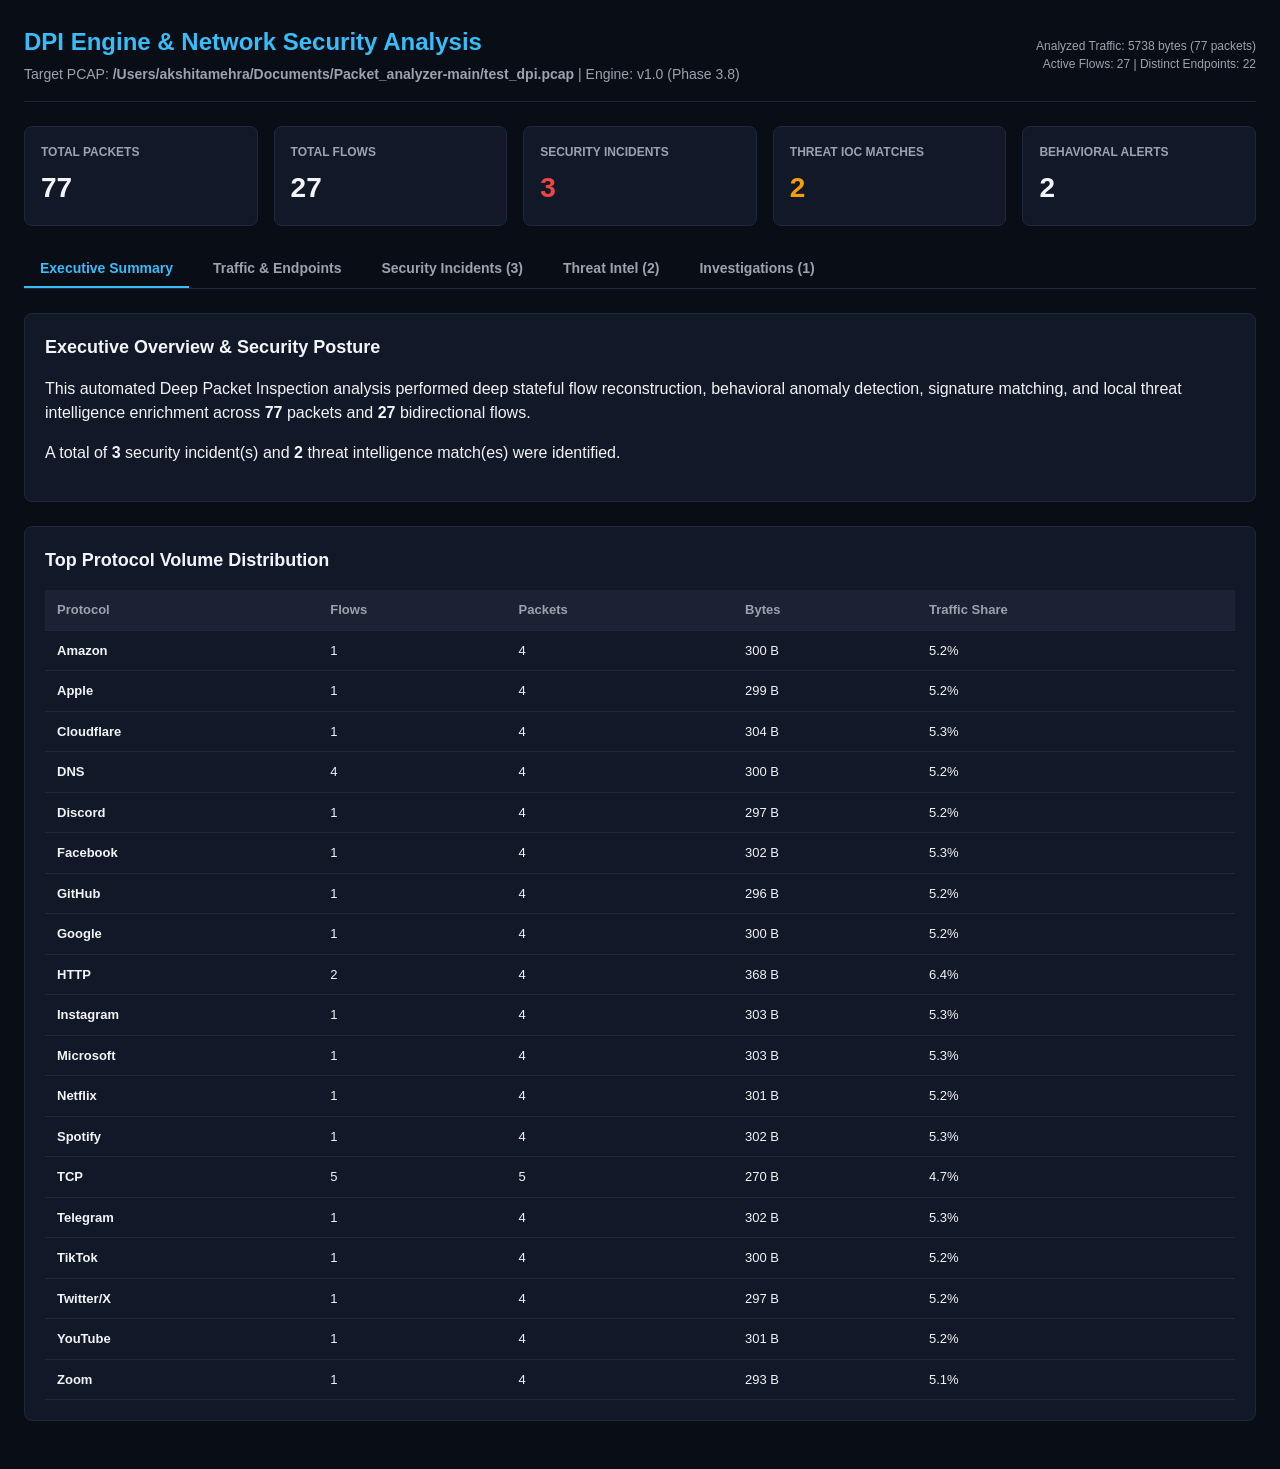
<file: data/current_session/analysis_report.html>
<!DOCTYPE html>
<html lang="en">
<head>
  <meta charset="UTF-8">
  <meta name="viewport" content="width=device-width, initial-scale=1.0">
  <title>DPI & Network Security Analysis Report</title>
  <style>
    :root { --bg: #090d16; --card-bg: #111827; --card-border: #1f293d; --text: #f3f4f6; --text-muted: #9ca3af; --primary: #38bdf8; --danger: #ef4444; --warning: #f59e0b; --success: #10b981; }
    body { margin: 0; padding: 0; font-family: -apple-system, BlinkMacSystemFont, 'Segoe UI', Roboto, Helvetica, Arial, sans-serif; background: var(--bg); color: var(--text); line-height: 1.5; }
    .container { max-width: 1400px; margin: 0 auto; padding: 24px; }
    header { border-bottom: 1px solid var(--card-border); padding-bottom: 16px; margin-bottom: 24px; display: flex; justify-content: space-between; align-items: center; }
    h1 { margin: 0; font-size: 24px; font-weight: 700; color: var(--primary); }
    .subtitle { color: var(--text-muted); font-size: 14px; margin-top: 4px; }
    .stats-grid { display: grid; grid-template-columns: repeat(auto-fit, minmax(200px, 1fr)); gap: 16px; margin-bottom: 24px; }
    .stat-card { background: var(--card-bg); border: 1px solid var(--card-border); border-radius: 8px; padding: 16px; }
    .stat-title { font-size: 12px; color: var(--text-muted); text-transform: uppercase; font-weight: 600; }
    .stat-value { font-size: 28px; font-weight: 700; color: var(--text); margin-top: 6px; }
    .nav-tabs { display: flex; gap: 8px; border-bottom: 1px solid var(--card-border); margin-bottom: 24px; }
    .tab-btn { background: none; border: none; color: var(--text-muted); padding: 10px 16px; font-size: 14px; font-weight: 600; cursor: pointer; border-bottom: 2px solid transparent; transition: all 0.2s; }
    .tab-btn.active { color: var(--primary); border-bottom-color: var(--primary); }
    .tab-pane { display: none; }
    .tab-pane.active { display: block; }
    .card { background: var(--card-bg); border: 1px solid var(--card-border); border-radius: 8px; padding: 20px; margin-bottom: 24px; }
    .card-title { font-size: 18px; font-weight: 600; margin-bottom: 16px; display: flex; align-items: center; justify-content: space-between; }
    table { width: 100%; border-collapse: collapse; font-size: 13px; text-align: left; }
    th { background: #1a2234; padding: 10px 12px; color: var(--text-muted); font-weight: 600; border-bottom: 1px solid var(--card-border); }
    td { padding: 10px 12px; border-bottom: 1px solid var(--card-border); }
    tr:hover td { background: #151e30; }
    .badge { display: inline-block; padding: 2px 8px; border-radius: 4px; font-size: 11px; font-weight: 700; text-transform: uppercase; }
    .badge-critical { background: rgba(239, 68, 68, 0.2); color: #ef4444; border: 1px solid #ef4444; }
    .badge-high { background: rgba(245, 158, 11, 0.2); color: #f59e0b; border: 1px solid #f59e0b; }
    .badge-medium { background: rgba(56, 189, 248, 0.2); color: #38bdf8; border: 1px solid #38bdf8; }
    .badge-low { background: rgba(16, 185, 129, 0.2); color: #10b981; border: 1px solid #10b981; }
    .badge-clean { background: rgba(156, 163, 175, 0.2); color: #9ca3af; border: 1px solid #9ca3af; }
  </style>
</head>
<body>
  <div class="container">
    <header>
      <div>
        <h1>DPI Engine & Network Security Analysis</h1>
        <div class="subtitle">Target PCAP: <strong>/Users/akshitamehra/Documents/Packet_analyzer-main/test_dpi.pcap</strong> | Engine: v1.0 (Phase 3.8)</div>
      </div>
      <div style="text-align: right; font-size: 12px; color: var(--text-muted);">
        <div>Analyzed Traffic: 5738 bytes (77 packets)</div>
        <div>Active Flows: 27 | Distinct Endpoints: 22</div>
      </div>
    </header>

    <div class="stats-grid">
      <div class="stat-card">
        <div class="stat-title">Total Packets</div>
        <div class="stat-value">77</div>
      </div>
      <div class="stat-card">
        <div class="stat-title">Total Flows</div>
        <div class="stat-value">27</div>
      </div>
      <div class="stat-card">
        <div class="stat-title">Security Incidents</div>
        <div class="stat-value" style="color: var(--danger);">3</div>
      </div>
      <div class="stat-card">
        <div class="stat-title">Threat IOC Matches</div>
        <div class="stat-value" style="color: var(--warning);">2</div>
      </div>
      <div class="stat-card">
        <div class="stat-title">Behavioral Alerts</div>
        <div class="stat-value">2</div>
      </div>
    </div>

    <div class="nav-tabs">
      <button class="tab-btn active" onclick="showTab('executive')">Executive Summary</button>
      <button class="tab-btn" onclick="showTab('traffic')">Traffic & Endpoints</button>
      <button class="tab-btn" onclick="showTab('incidents')">Security Incidents (3)</button>
      <button class="tab-btn" onclick="showTab('threats')">Threat Intel (2)</button>
      <button class="tab-btn" onclick="showTab('investigations')">Investigations (1)</button>
    </div>

    <div id="executive" class="tab-pane active">
      <div class="card">
        <div class="card-title">Executive Overview & Security Posture</div>
        <p>This automated Deep Packet Inspection analysis performed deep stateful flow reconstruction, behavioral anomaly detection, signature matching, and local threat intelligence enrichment across <strong>77</strong> packets and <strong>27</strong> bidirectional flows.</p>
        <p>A total of <strong>3</strong> security incident(s) and <strong>2</strong> threat intelligence match(es) were identified.</p>
      </div>
      <div class="card">
        <div class="card-title">Top Protocol Volume Distribution</div>
        <table>
          <thead><tr><th>Protocol</th><th>Flows</th><th>Packets</th><th>Bytes</th><th>Traffic Share</th></tr></thead>
          <tbody>
            <tr><td><strong>Amazon</strong></td><td>1</td><td>4</td><td>300 B</td><td>5.2%</td></tr>
            <tr><td><strong>Apple</strong></td><td>1</td><td>4</td><td>299 B</td><td>5.2%</td></tr>
            <tr><td><strong>Cloudflare</strong></td><td>1</td><td>4</td><td>304 B</td><td>5.3%</td></tr>
            <tr><td><strong>DNS</strong></td><td>4</td><td>4</td><td>300 B</td><td>5.2%</td></tr>
            <tr><td><strong>Discord</strong></td><td>1</td><td>4</td><td>297 B</td><td>5.2%</td></tr>
            <tr><td><strong>Facebook</strong></td><td>1</td><td>4</td><td>302 B</td><td>5.3%</td></tr>
            <tr><td><strong>GitHub</strong></td><td>1</td><td>4</td><td>296 B</td><td>5.2%</td></tr>
            <tr><td><strong>Google</strong></td><td>1</td><td>4</td><td>300 B</td><td>5.2%</td></tr>
            <tr><td><strong>HTTP</strong></td><td>2</td><td>4</td><td>368 B</td><td>6.4%</td></tr>
            <tr><td><strong>Instagram</strong></td><td>1</td><td>4</td><td>303 B</td><td>5.3%</td></tr>
            <tr><td><strong>Microsoft</strong></td><td>1</td><td>4</td><td>303 B</td><td>5.3%</td></tr>
            <tr><td><strong>Netflix</strong></td><td>1</td><td>4</td><td>301 B</td><td>5.2%</td></tr>
            <tr><td><strong>Spotify</strong></td><td>1</td><td>4</td><td>302 B</td><td>5.3%</td></tr>
            <tr><td><strong>TCP</strong></td><td>5</td><td>5</td><td>270 B</td><td>4.7%</td></tr>
            <tr><td><strong>Telegram</strong></td><td>1</td><td>4</td><td>302 B</td><td>5.3%</td></tr>
            <tr><td><strong>TikTok</strong></td><td>1</td><td>4</td><td>300 B</td><td>5.2%</td></tr>
            <tr><td><strong>Twitter/X</strong></td><td>1</td><td>4</td><td>297 B</td><td>5.2%</td></tr>
            <tr><td><strong>YouTube</strong></td><td>1</td><td>4</td><td>301 B</td><td>5.2%</td></tr>
            <tr><td><strong>Zoom</strong></td><td>1</td><td>4</td><td>293 B</td><td>5.1%</td></tr>
          </tbody>
        </table>
      </div>
    </div>

    <div id="traffic" class="tab-pane">
      <div class="card">
        <div class="card-title">Top Endpoints & Risk Ratings</div>
        <table>
          <thead><tr><th>IP Address</th><th>Internal</th><th>Role</th><th>Traffic Volume</th><th>Flows</th><th>Risk Score</th><th>Rating</th></tr></thead>
          <tbody>
            <tr><td><code>192.168.1.50</code></td><td>Yes</td><td>CLIENT</td><td>270 B</td><td>5</td><td>47.0</td><td><span class="badge badge-medium">MEDIUM</span></td></tr>
            <tr><td><code>172.217.0.100</code></td><td>No</td><td>EXTERNAL</td><td>270 B</td><td>5</td><td>0.0</td><td><span class="badge badge-clean">CLEAN</span></td></tr>
            <tr><td><code>35.186.224.47</code></td><td>No</td><td>EXTERNAL</td><td>302 B</td><td>1</td><td>0.0</td><td><span class="badge badge-clean">CLEAN</span></td></tr>
            <tr><td><code>8.8.8.8</code></td><td>No</td><td>EXTERNAL</td><td>300 B</td><td>4</td><td>0.0</td><td><span class="badge badge-clean">CLEAN</span></td></tr>
            <tr><td><code>93.184.216.34</code></td><td>No</td><td>EXTERNAL</td><td>184 B</td><td>1</td><td>29.0</td><td><span class="badge badge-low">LOW</span></td></tr>
            <tr><td><code>17.253.144.10</code></td><td>No</td><td>EXTERNAL</td><td>299 B</td><td>1</td><td>0.0</td><td><span class="badge badge-clean">CLEAN</span></td></tr>
            <tr><td><code>157.240.1.35</code></td><td>No</td><td>EXTERNAL</td><td>302 B</td><td>1</td><td>0.0</td><td><span class="badge badge-clean">CLEAN</span></td></tr>
            <tr><td><code>35.186.227.140</code></td><td>No</td><td>EXTERNAL</td><td>302 B</td><td>1</td><td>0.0</td><td><span class="badge badge-clean">CLEAN</span></td></tr>
            <tr><td><code>140.82.114.4</code></td><td>No</td><td>EXTERNAL</td><td>296 B</td><td>1</td><td>0.0</td><td><span class="badge badge-clean">CLEAN</span></td></tr>
            <tr><td><code>142.250.185.110</code></td><td>No</td><td>EXTERNAL</td><td>301 B</td><td>1</td><td>0.0</td><td><span class="badge badge-clean">CLEAN</span></td></tr>
            <tr><td><code>185.199.108.153</code></td><td>No</td><td>EXTERNAL</td><td>184 B</td><td>1</td><td>4.0</td><td><span class="badge badge-clean">CLEAN</span></td></tr>
            <tr><td><code>192.168.1.100</code></td><td>Yes</td><td>CLIENT</td><td>5468 B</td><td>22</td><td>85.0</td><td><span class="badge badge-critical">CRITICAL</span></td></tr>
            <tr><td><code>192.0.78.24</code></td><td>No</td><td>EXTERNAL</td><td>304 B</td><td>1</td><td>0.0</td><td><span class="badge badge-clean">CLEAN</span></td></tr>
            <tr><td><code>142.250.185.206</code></td><td>No</td><td>EXTERNAL</td><td>300 B</td><td>1</td><td>0.0</td><td><span class="badge badge-clean">CLEAN</span></td></tr>
            <tr><td><code>13.107.42.14</code></td><td>No</td><td>EXTERNAL</td><td>303 B</td><td>1</td><td>0.0</td><td><span class="badge badge-clean">CLEAN</span></td></tr>
            <tr><td><code>104.244.42.65</code></td><td>No</td><td>EXTERNAL</td><td>297 B</td><td>1</td><td>0.0</td><td><span class="badge badge-clean">CLEAN</span></td></tr>
            <tr><td><code>35.186.224.25</code></td><td>No</td><td>EXTERNAL</td><td>293 B</td><td>1</td><td>0.0</td><td><span class="badge badge-clean">CLEAN</span></td></tr>
            <tr><td><code>52.94.236.248</code></td><td>No</td><td>EXTERNAL</td><td>300 B</td><td>1</td><td>0.0</td><td><span class="badge badge-clean">CLEAN</span></td></tr>
            <tr><td><code>99.86.0.100</code></td><td>No</td><td>EXTERNAL</td><td>300 B</td><td>1</td><td>27.0</td><td><span class="badge badge-low">LOW</span></td></tr>
            <tr><td><code>104.16.85.20</code></td><td>No</td><td>EXTERNAL</td><td>297 B</td><td>1</td><td>0.0</td><td><span class="badge badge-clean">CLEAN</span></td></tr>
            <tr><td><code>157.240.1.174</code></td><td>No</td><td>EXTERNAL</td><td>303 B</td><td>1</td><td>0.0</td><td><span class="badge badge-clean">CLEAN</span></td></tr>
            <tr><td><code>23.52.167.61</code></td><td>No</td><td>EXTERNAL</td><td>301 B</td><td>1</td><td>0.0</td><td><span class="badge badge-clean">CLEAN</span></td></tr>
          </tbody>
        </table>
      </div>
    </div>

    <div id="incidents" class="tab-pane">
      <div class="card">
        <div class="card-title">Correlated Security Incidents</div>
        <table>
          <thead><tr><th>Incident ID</th><th>Severity</th><th>Score</th><th>Title</th><th>Primary Host</th><th>Correlated Flows</th></tr></thead>
          <tbody>
            <tr><td><strong>INC-0001</strong></td><td><span class="badge badge-medium">MEDIUM</span></td><td>30.0</td><td>Network Reconnaissance and Scanning Activity</td><td><code>192.168.1.50</code></td><td>5</td></tr>
            <tr><td><strong>INC-0002</strong></td><td><span class="badge badge-medium">MEDIUM</span></td><td>40.0</td><td>Suspicious Outbound Communication Channel</td><td><code>192.168.1.50</code></td><td>5</td></tr>
            <tr><td><strong>INC-0003</strong></td><td><span class="badge badge-high">HIGH</span></td><td>60.0</td><td>Signature-Driven Security Threat Incident</td><td><code>192.168.1.100</code></td><td>3</td></tr>
          </tbody>
        </table>
      </div>
    </div>

    <div id="threats" class="tab-pane">
      <div class="card">
        <div class="card-title">Threat Intelligence Match Events</div>
        <table>
          <thead><tr><th>Event ID</th><th>Severity</th><th>IOC Type</th><th>IOC Value</th><th>Observed Host</th><th>Category</th></tr></thead>
          <tbody>
            <tr><td>TME-0001</td><td><span class="badge badge-high">HIGH</span></td><td>IPV4</td><td><code>93.184.216.34</code></td><td><code>192.168.1.100 -> 93.184.216.34</code></td><td>KNOWN_MALWARE_HOST</td></tr>
            <tr><td>TME-0002</td><td><span class="badge badge-medium">MEDIUM</span></td><td>DOMAIN</td><td><code>tiktok.com</code></td><td><code>192.168.1.100 -> 99.86.0.100</code></td><td>POLICY_WATCHLIST</td></tr>
          </tbody>
        </table>
      </div>
    </div>

    <div id="investigations" class="tab-pane">
      <div class="card">
        <div class="card-title">Active Investigation Workspace</div>
        <table>
          <thead><tr><th>ID</th><th>Priority</th><th>Status</th><th>Title</th><th>Evidence Items</th><th>Notes</th></tr></thead>
          <tbody>
            <tr><td><strong>INV-0001</strong></td><td>HIGH</td><td>OPEN</td><td>Automated Security Investigation - /Users/akshitamehra/Documents/Packet_analyzer-main/test_dpi.pcap</td><td>5</td><td>1</td></tr>
          </tbody>
        </table>
      </div>
    </div>
  </div>

  <script>
    function showTab(tabId) {
      document.querySelectorAll('.tab-pane').forEach(el => el.classList.remove('active'));
      document.querySelectorAll('.tab-btn').forEach(el => el.classList.remove('active'));
      document.getElementById(tabId).classList.add('active');
      event.currentTarget.classList.add('active');
    }
  </script>
</body>
</html>
</file>
